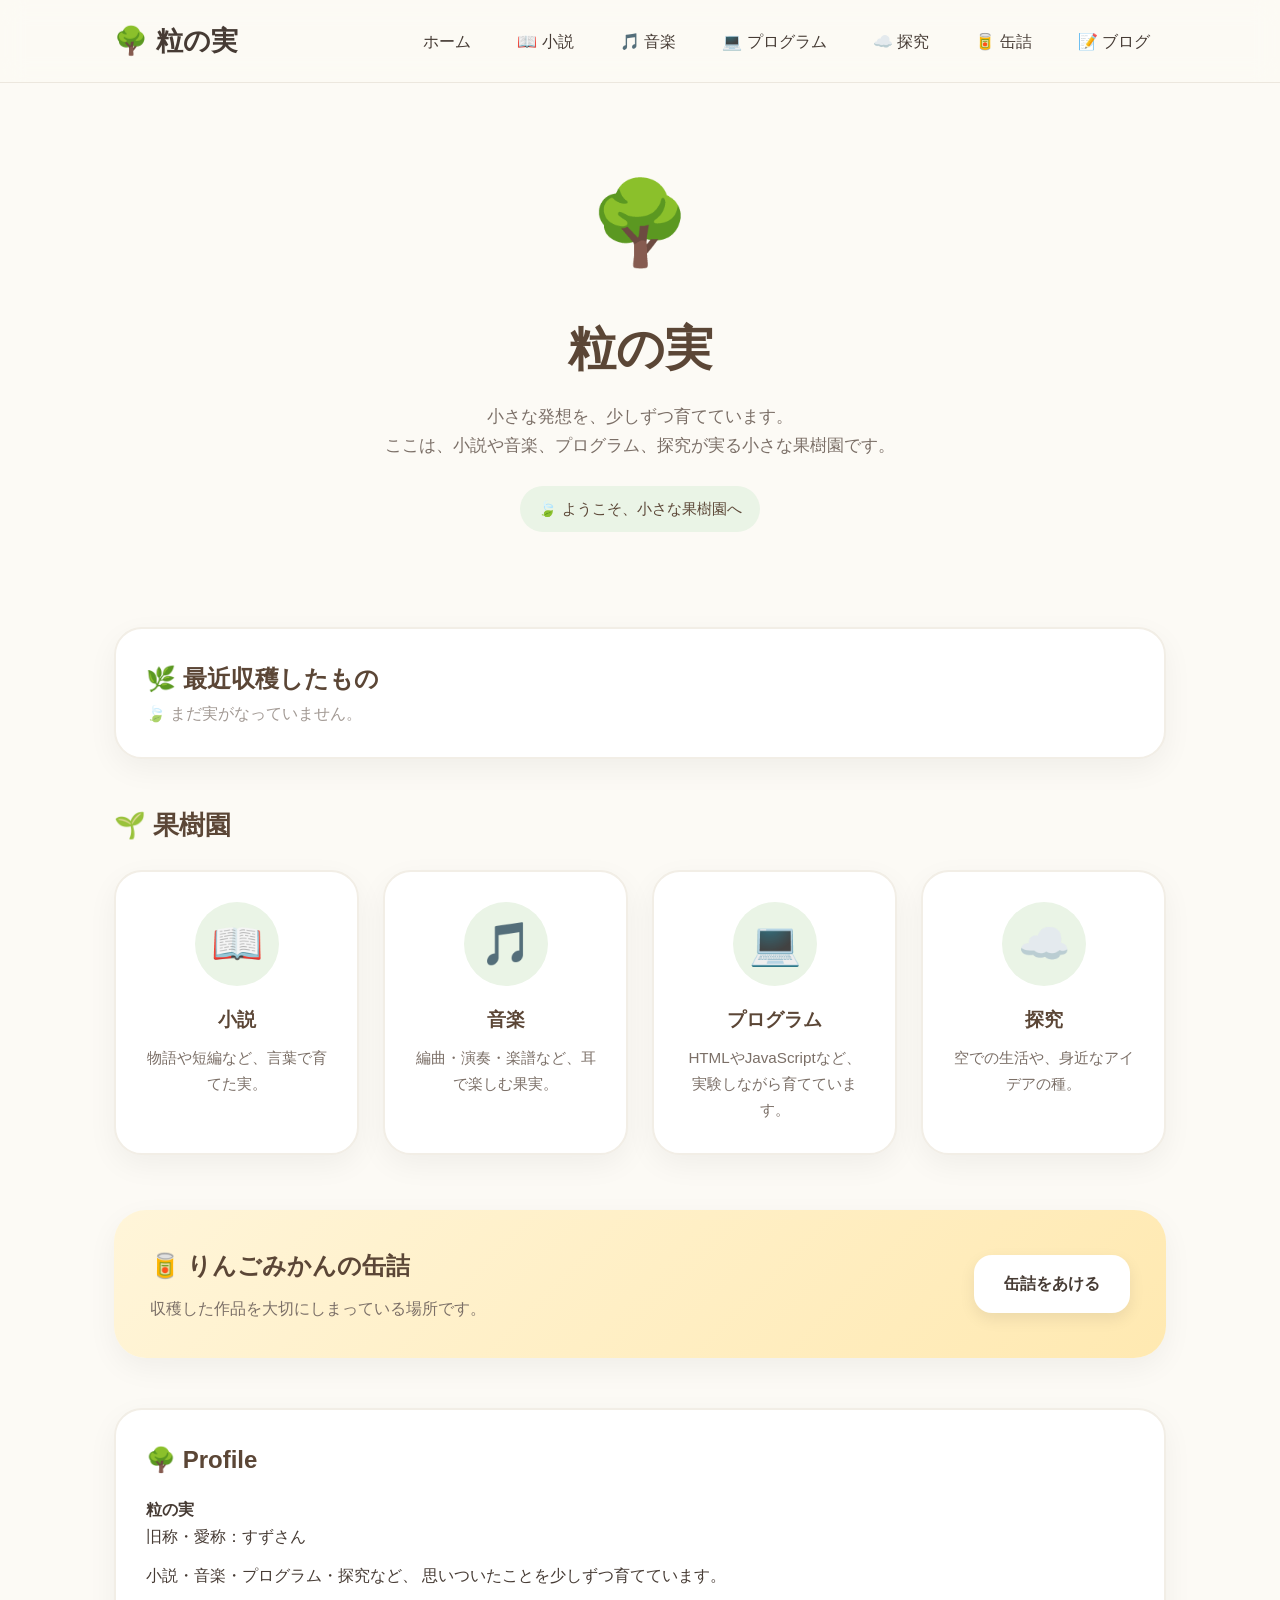
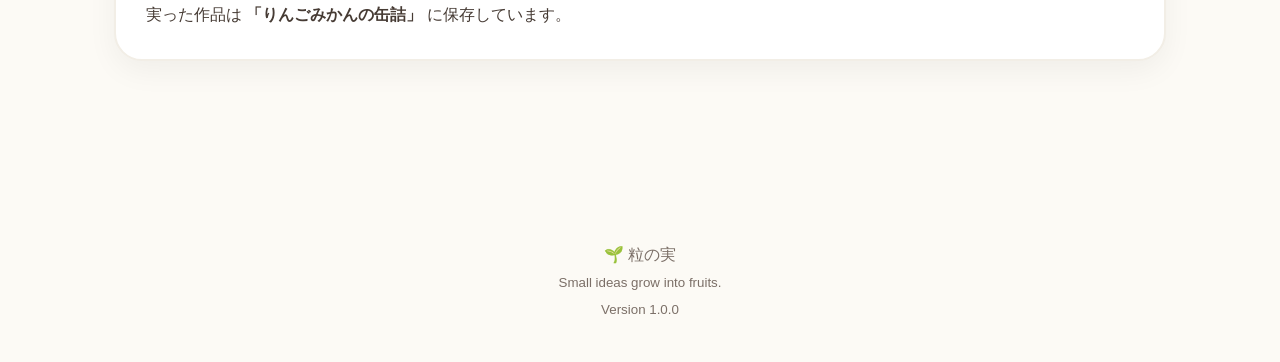
<file: index.html>
<!DOCTYPE html>
<html lang="ja">

<head>

<meta charset="UTF-8">
<meta name="viewport" content="width=device-width,initial-scale=1.0">

<title>粒の実</title>

<meta
name="description"
content="小さな発想を、少しずつ育てています。小説・音楽・プログラム・探究をまとめた小さな果樹園です。">

<link rel="stylesheet" href="css/style.css">

</head>

<body>

<header>

<div class="nav">

<a href="index.html" class="logo">

🌳 粒の実

</a>

<nav class="menu">

<a href="index.html">

ホーム

</a>

<a href="novel/">

📖 小説

</a>

<a href="music/">

🎵 音楽

</a>

<a href="program/">

💻 プログラム

</a>

<a href="explore/">

☁️ 探究

</a>

<a href="archive/">

🥫 缶詰

</a>

  <a href="blog/">

📝 ブログ

</a>


</nav>

</div>

</header>

<main>

<section class="hero">

<div class="tree">

🌳

</div>

<h1>

粒の実

</h1>

<p>

小さな発想を、少しずつ育てています。<br>

ここは、小説や音楽、プログラム、探究が実る小さな果樹園です。

</p>

<div class="tag">

🍃 ようこそ、小さな果樹園へ

</div>

</section>

<div class="container">

<!-- 最近収穫したもの -->

<section class="recent featured">

<h2>

🌿 最近収穫したもの

</h2>

<div id="recent">

<div class="loading">

果樹園を歩いています...

</div>

</div>

</section>

<!-- 果樹園 -->

<section>

<h2 class="section-title">

🌱 果樹園

</h2>

<div class="grid">

<a class="card" href="novel/">

<div class="icon">

📖

</div>

<h3>

小説

</h3>

<p>

物語や短編など、言葉で育てた実。

</p>

</a>

<a class="card" href="music/">

<div class="icon">

🎵

</div>

<h3>

音楽

</h3>

<p>

編曲・演奏・楽譜など、耳で楽しむ果実。

</p>

</a>

<a class="card" href="program/">

<div class="icon">

💻

</div>

<h3>

プログラム

</h3>

<p>

HTMLやJavaScriptなど、実験しながら育てています。

</p>

</a>

<a class="card" href="explore/">

<div class="icon">

☁️

</div>

<h3>

探究

</h3>

<p>

空での生活や、身近なアイデアの種。

</p>

</a>

</div>

</section>

<!-- 缶詰 -->

<section class="archive">

<div>

<h2>

🥫 りんごみかんの缶詰

</h2>

<p>

収穫した作品を大切にしまっている場所です。

</p>

</div>

<a class="archiveButton" href="archive/">

缶詰をあける

</a>

</section>

<!-- プロフィール -->

<section class="profile">

<h2>

🌳 Profile

</h2>

<p>

<strong>

粒の実

</strong>

<br>

旧称・愛称：すずさん

</p>

<p>

小説・音楽・プログラム・探究など、

思いついたことを少しずつ育てています。

</p>

<p>

実った作品は

<strong>

「りんごみかんの缶詰」

</strong>

に保存しています。

</p>

</section>

</div>

</main>

<footer>

<div>

🌱 粒の実

</div>

<small>

Small ideas grow into fruits.

</small>

<br>

<small>

Version 1.0.0

</small>

</footer>

<script src="js/config.js"></script>
<script src="js/api.js"></script>
<script src="js/home.js"></script>

</body>

</html>
</file>
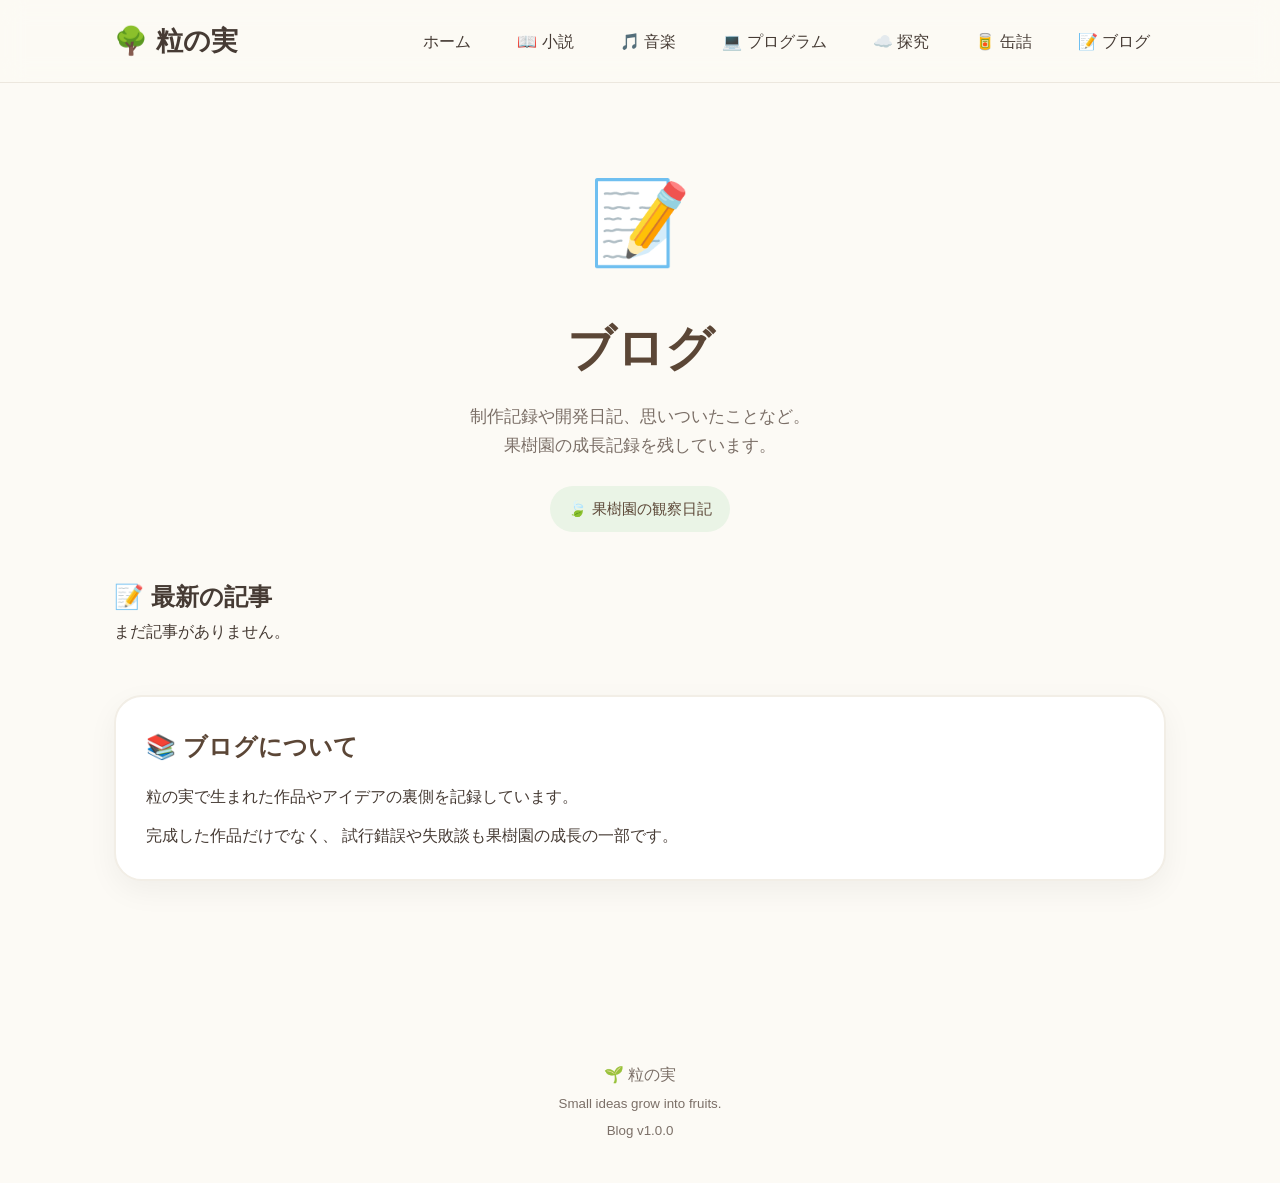
<file: blog/index.html>
<!DOCTYPE html>
<html lang="ja">

<head>

<meta charset="UTF-8">
<meta name="viewport" content="width=device-width,initial-scale=1.0">

<title>ブログ | 粒の実</title>

<meta
name="description"
content="粒の実のブログ。制作記録や思いつき、開発日記などをまとめています。">

<link rel="stylesheet" href="../css/style.css">

</head>

<body>

<header>

<div class="nav">

<a href="../index.html" class="logo">

🌳 粒の実

</a>

<nav class="menu">

<a href="../index.html">

ホーム

</a>

<a href="../novel/">

📖 小説

</a>

<a href="../music/">

🎵 音楽

</a>

<a href="../program/">

💻 プログラム

</a>

<a href="../explore/">

☁️ 探究

</a>

<a href="../archive/">

🥫 缶詰

</a>

<a href="./">

📝 ブログ

</a>

</nav>

</div>

</header>

<main>

<section class="hero">

<div class="tree">

📝

</div>

<h1>

ブログ

</h1>

<p>

制作記録や開発日記、思いついたことなど。<br>

果樹園の成長記録を残しています。

</p>

<div class="tag">

🍃 果樹園の観察日記

</div>

</section>

<div class="container">

<section>

<h2>

📝 最新の記事

</h2>

<div id="blogList">

<div class="loading">

記事を読んでいます...

</div>

</div>

</section>

<section class="profile">

<h2>

📚 ブログについて

</h2>

<p>

粒の実で生まれた作品やアイデアの裏側を記録しています。

</p>

<p>

完成した作品だけでなく、

試行錯誤や失敗談も果樹園の成長の一部です。

</p>

</section>

</div>

</main>

<footer>

<div>

🌱 粒の実

</div>

<small>

Small ideas grow into fruits.

</small>

<br>

<small>

Blog v1.0.0

</small>

</footer>

<script src="../js/config.js"></script>
<script src="../js/api.js"></script>
<script src="blog.js"></script>

</body>

</html>
</file>
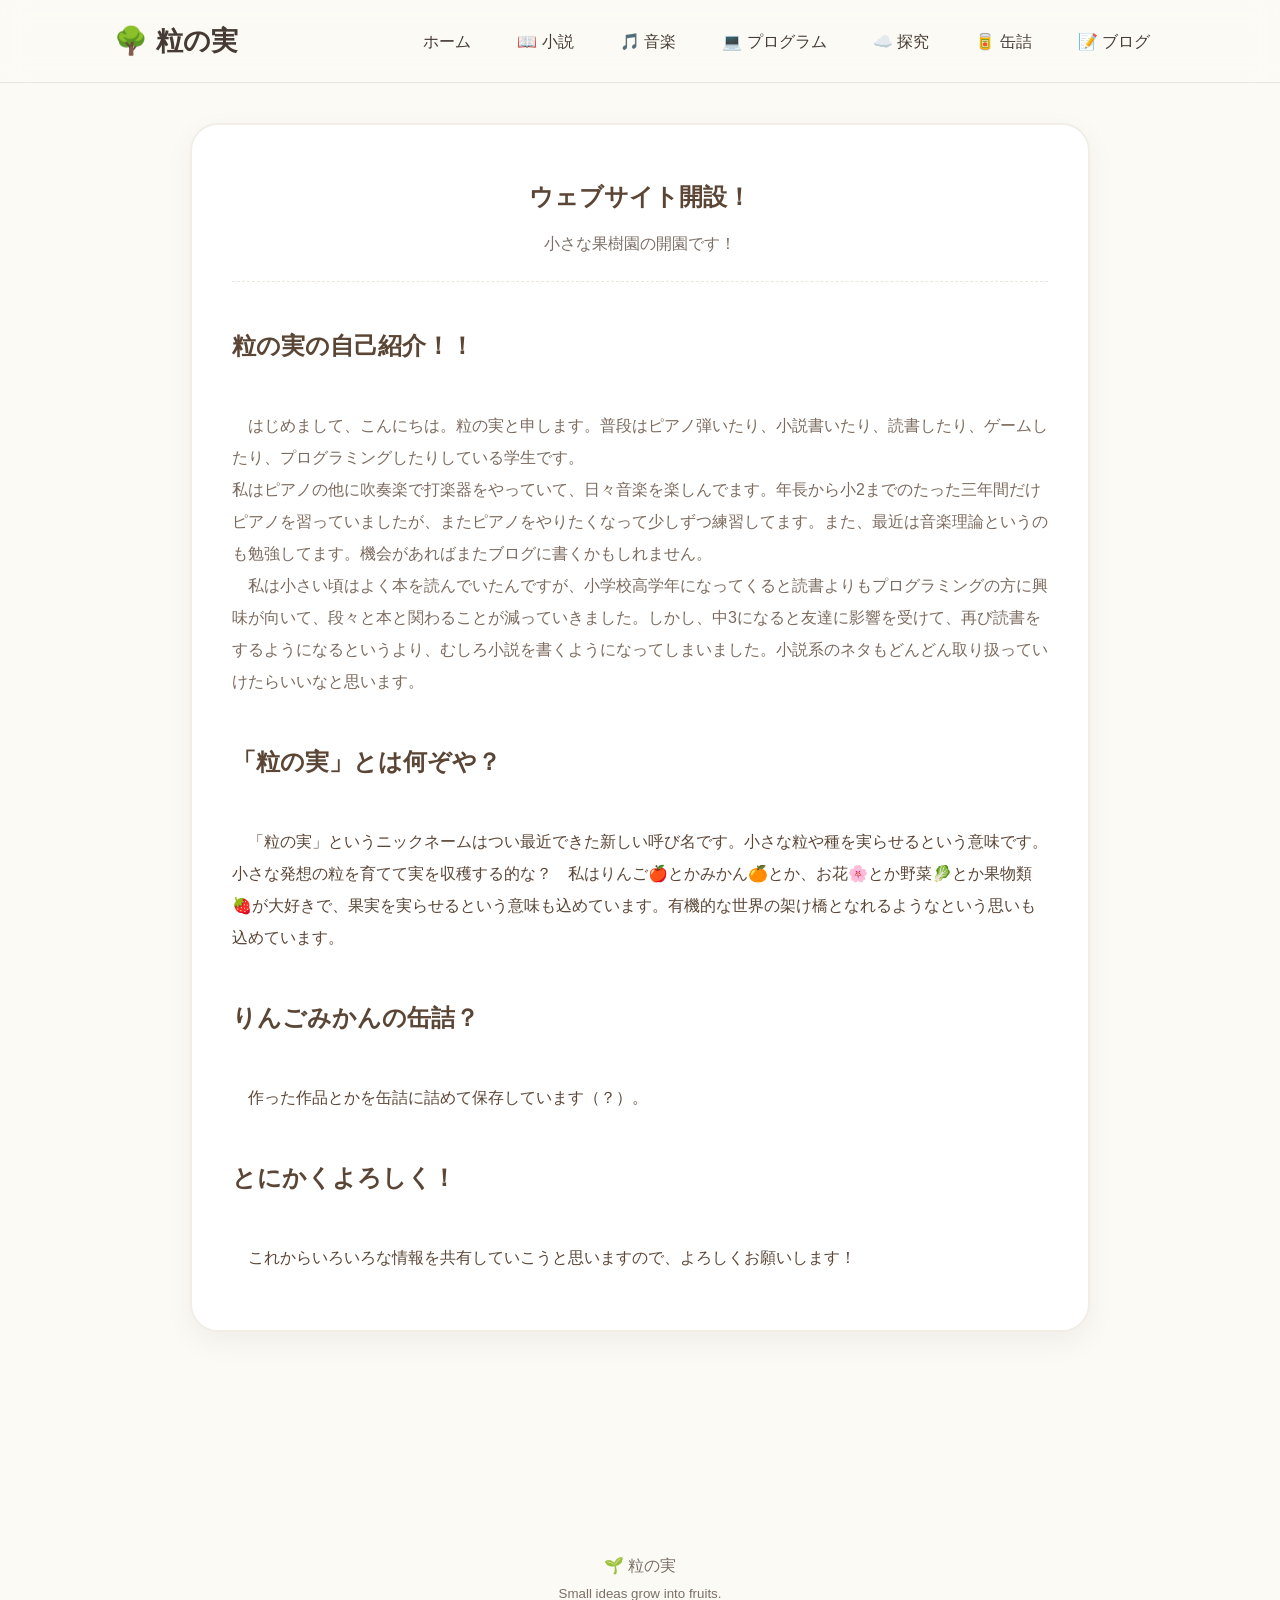
<file: blog/opening/index.html>
<!DOCTYPE html>
<html lang="ja">

<head>

<meta charset="UTF-8">

<meta
name="viewport"
content="width=device-width,initial-scale=1.0">

<title>ウェブサイト開設！ | 粒の実</title>

<meta
name="description"
content="小さな果樹園の開園です！">

<link
rel="stylesheet"
href="../../css/style.css">

</head>

<body>

<header>

<div class="nav">

<a
href="../../index.html"
class="logo">

🌳 粒の実

</a>

<nav class="menu">

<a href="../../index.html">ホーム</a>
<a href="../../novel/">📖 小説</a>
<a href="../../music/">🎵 音楽</a>
<a href="../../program/">💻 プログラム</a>
<a href="../../explore/">☁️ 探究</a>
<a href="../../archive/">🥫 缶詰</a>
<a href="../">📝 ブログ</a>

</nav>

</div>

</header>

<main>

<div class="container">

<article class="blogArticle">

<div class="blogHeader">

<div class="blogIcon">



</div>

<h1>

ウェブサイト開設！

</h1>

<p>

小さな果樹園の開園です！

</p>

</div>

<div class="blogContent">



<h1 style="box-sizing: border-box; margin-bottom: 8px; font-family: &quot;Yu Gothic&quot;, sans-serif;">粒の実の自己紹介！！</h1><h1><p style="box-sizing: border-box; font-family: &quot;Yu Gothic&quot;, sans-serif; font-size: medium; font-weight: 400;">　はじめまして、こんにちは。粒の実と申します。普段はピアノ弾いたり、小説書いたり、読書したり、ゲームしたり、プログラミングしたりしている学生です。<br style="box-sizing: border-box;">私はピアノの他に吹奏楽で打楽器をやっていて、日々音楽を楽しんでます。年長から小2までのたった三年間だけピアノを習っていましたが、またピアノをやりたくなって少しずつ練習してます。また、最近は音楽理論というのも勉強してます。機会があればまたブログに書くかもしれません。<br style="box-sizing: border-box;">　私は小さい頃はよく本を読んでいたんですが、小学校高学年になってくると読書よりもプログラミングの方に興味が向いて、段々と本と関わることが減っていきました。しかし、中3になると友達に影響を受けて、再び読書をするようになるというより、むしろ小説を書くようになってしまいました。小説系のネタもどんどん取り扱っていけたらいいなと思います。<br style="box-sizing: border-box;"></p></h1><h1 style="box-sizing: border-box; margin-bottom: 8px; font-family: &quot;Yu Gothic&quot;, sans-serif;">「粒の実」とは何ぞや？</h1><h1><div style="box-sizing: border-box; font-family: &quot;Yu Gothic&quot;, sans-serif; font-size: medium; font-weight: 400;">　「粒の実」というニックネームはつい最近できた新しい呼び名です。小さな粒や種を実らせるという意味です。小さな発想の粒を育てて実を収穫する的な？　私はりんご🍎とかみかん🍊とか、お花🌸とか野菜🥬とか果物類🍓が大好きで、果実を実らせるという意味も込めています。有機的な世界の架け橋となれるようなという思いも込めています。</div></h1><h1 style="box-sizing: border-box; margin-bottom: 8px; font-family: &quot;Yu Gothic&quot;, sans-serif;">りんごみかんの缶詰？</h1><h1><div style="box-sizing: border-box; font-family: &quot;Yu Gothic&quot;, sans-serif; font-size: medium; font-weight: 400;">　作った作品とかを缶詰に詰めて保存しています（？）。</div></h1><h1 style="box-sizing: border-box; margin-bottom: 8px; font-family: &quot;Yu Gothic&quot;, sans-serif;">とにかくよろしく！</h1><h1><div style="box-sizing: border-box; font-family: &quot;Yu Gothic&quot;, sans-serif; font-size: medium; font-weight: 400;">　これからいろいろな情報を共有していこうと思いますので、よろしくお願いします！</div></h1>



</div>

</article>

</div>

</main>

<footer>

<div>

🌱 粒の実

</div>

<small>

Small ideas grow into fruits.

</small>

</footer>

</body>

</html>
</file>
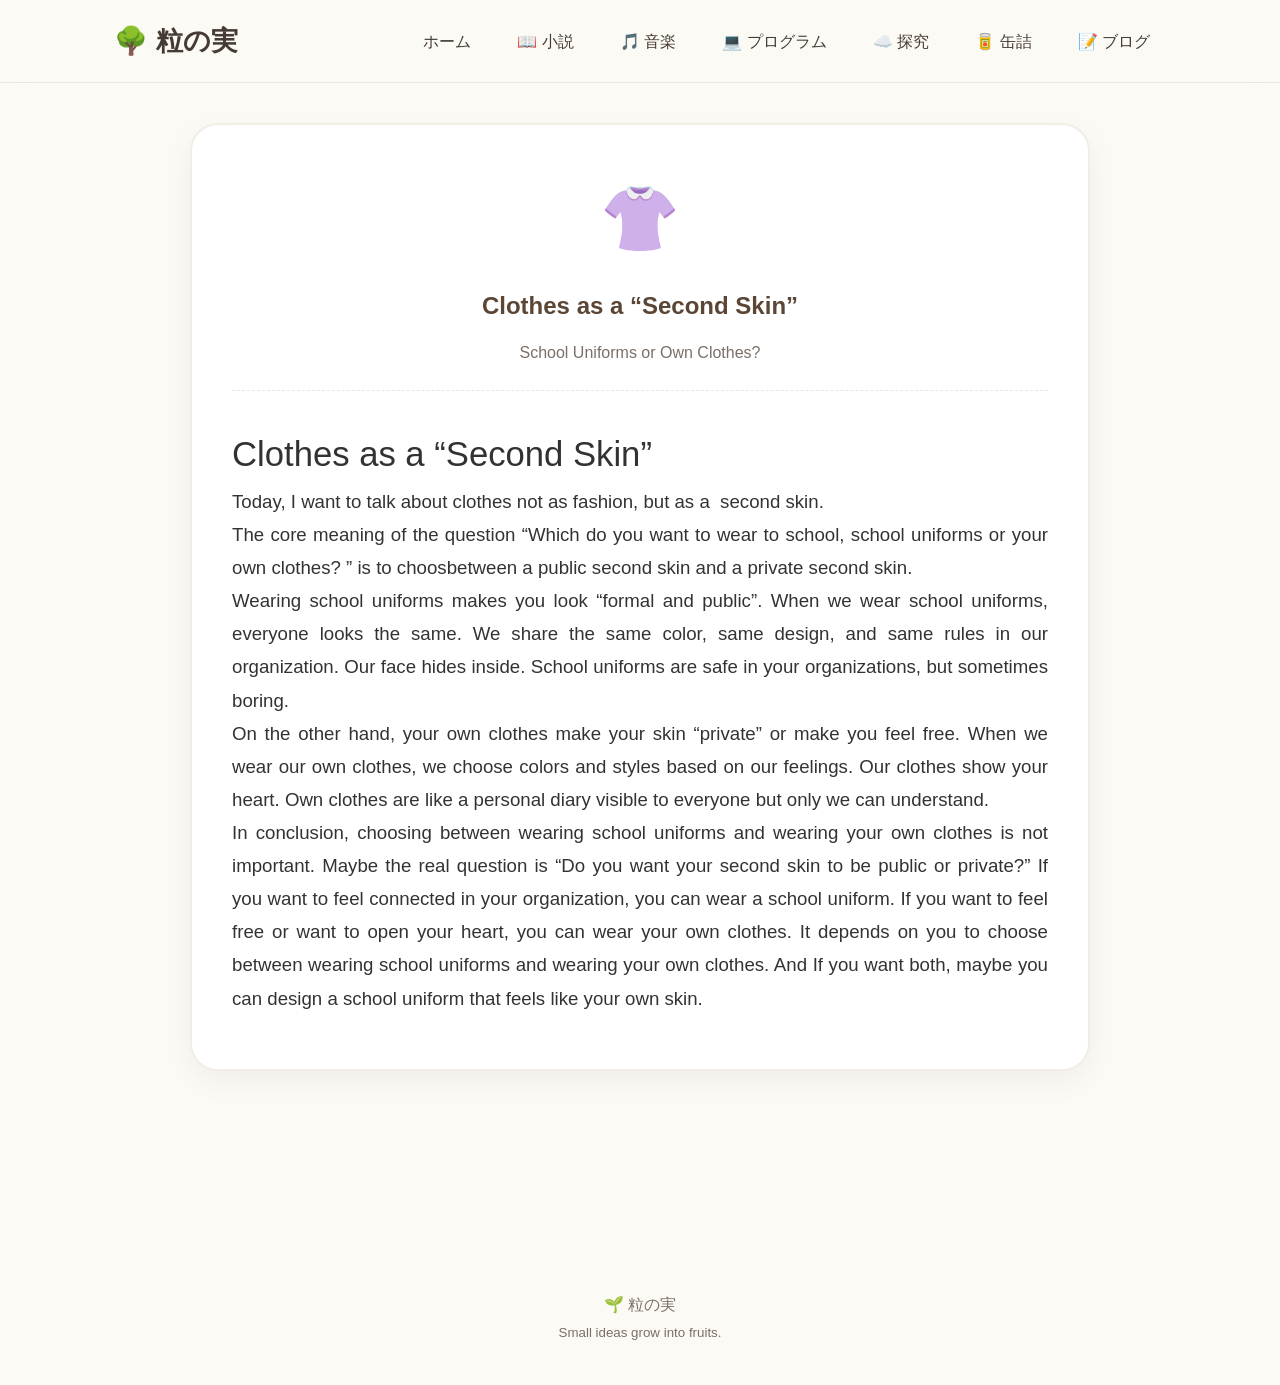
<file: blog/secondskin/index.html>
<!DOCTYPE html>
<html lang="ja">

<head>

<meta charset="UTF-8">

<meta
name="viewport"
content="width=device-width,initial-scale=1.0">

<title>Clothes as a “Second Skin” | 粒の実</title>

<meta
name="description"
content="School Uniforms or Own Clothes?">

<link
rel="stylesheet"
href="../../css/style.css">

</head>

<body>

<header>

<div class="nav">

<a
href="../../index.html"
class="logo">

🌳 粒の実

</a>

<nav class="menu">

<a href="../../index.html">ホーム</a>
<a href="../../novel/">📖 小説</a>
<a href="../../music/">🎵 音楽</a>
<a href="../../program/">💻 プログラム</a>
<a href="../../explore/">☁️ 探究</a>
<a href="../../archive/">🥫 缶詰</a>
<a href="../">📝 ブログ</a>

</nav>

</div>

</header>

<main>

<div class="container">

<article class="blogArticle">

<div class="blogHeader">

<div class="blogIcon">

👚

</div>

<h1>

Clothes as a “Second Skin”

</h1>

<p>

School Uniforms or Own Clothes?

</p>

</div>

<div class="blogContent">



<h1><span style="font-weight:normal;" id="docs-internal-guid-7497de57-7fff-f44f-6b87-c037cf8f2188"><p dir="ltr" style="line-height:1.38;margin-top:0pt;margin-bottom:3pt;"><span style="font-size: 26pt; font-family: Murecho, sans-serif; color: rgb(0, 0, 0); background-color: transparent; font-variant: normal; vertical-align: baseline; white-space: pre-wrap;">Clothes as a “Second Skin”</span></p><p dir="ltr" style="line-height:1.38;text-align: justify;margin-top:0pt;margin-bottom:0pt;"><span style="font-size: 14pt; font-family: &quot;Google Sans&quot;, sans-serif; color: rgb(0, 0, 0); background-color: transparent; font-variant: normal; vertical-align: baseline; white-space: pre-wrap;">Today, I want to talk about clothes not as fashion, but as a&nbsp; second skin.</span></p><p dir="ltr" style="line-height:1.38;text-align: justify;margin-top:0pt;margin-bottom:0pt;"><span style="font-size: 14pt; font-family: &quot;Google Sans&quot;, sans-serif; color: rgb(0, 0, 0); background-color: transparent; font-variant: normal; vertical-align: baseline; white-space: pre-wrap;">The core meaning of the question “Which do you want to wear to school, school uniforms or your own clothes? ” is to choosbetween a public second skin and a private second skin.</span></p><p dir="ltr" style="line-height:1.38;text-align: justify;margin-top:0pt;margin-bottom:0pt;"><span style="font-size: 14pt; font-family: &quot;Google Sans&quot;, sans-serif; color: rgb(0, 0, 0); background-color: transparent; font-variant: normal; vertical-align: baseline; white-space: pre-wrap;">Wearing school uniforms makes you look “formal and public”. When we wear school uniforms, everyone looks the same. We share the same color, same design, and same rules in our organization. Our face hides inside. School uniforms are safe in your organizations, but sometimes boring.</span></p><p dir="ltr" style="line-height:1.38;text-align: justify;margin-top:0pt;margin-bottom:0pt;"><span style="font-size: 14pt; font-family: &quot;Google Sans&quot;, sans-serif; color: rgb(0, 0, 0); background-color: transparent; font-variant: normal; vertical-align: baseline; white-space: pre-wrap;">On the other hand, your own clothes make your skin “private” or make you feel free. When we wear our own clothes, we choose colors and styles based on our feelings. Our clothes show your heart. Own clothes are like a personal diary visible to everyone but only we can understand.</span></p><p dir="ltr" style="line-height:1.38;text-align: justify;margin-top:0pt;margin-bottom:0pt;"><span style="background-color: transparent; color: rgb(0, 0, 0); font-family: &quot;Google Sans&quot;, sans-serif; font-size: 14pt; white-space: pre-wrap;">In conclusion, choosing between wearing school uniforms and wearing your own clothes is not important. Maybe the real question is “Do you want your second skin to be public or private?” If you want to feel connected in your organization, you can wear a school uniform. If you want to feel free or want to open your heart, you can wear your own clothes. It depends on you to choose between wearing school uniforms and wearing your own clothes. And If you want both, maybe you can design a school uniform that feels like your own skin.</span></p></span></h1>



</div>

</article>

</div>

</main>

<footer>

<div>

🌱 粒の実

</div>

<small>

Small ideas grow into fruits.

</small>

</footer>

</body>

</html>
</file>
<file: css/style.css>
:root{

    --bg:#fcfaf5;
    --card:#ffffff;

    --green:#9fc78f;
    --green-light:#eaf4e6;

    --orange:#ffc96b;
    --apple:#ff9b8d;

    --brown:#5b4636;

    --text:#463b34;
    --sub:#7b6f67;

    --border:#ece7de;

    --shadow:
        0 10px 30px rgba(0,0,0,.05);

    --radius:28px;

    --transition:.25s;

    --max-width:1100px;

}

*{

    margin:0;

    padding:0;

    box-sizing:border-box;

}

html{

    scroll-behavior:smooth;

}

body{

    background:var(--bg);

    color:var(--text);

    font-family:

    "Segoe UI",

    "Hiragino Sans",

    "Yu Gothic",

    sans-serif;

    line-height:1.7;

}

img{

    max-width:100%;

    display:block;

}

a{

    color:inherit;

    text-decoration:none;

}

button{

    font:inherit;

}

/* ------------------ Header ------------------ */

header{

    position:sticky;

    top:0;

    z-index:100;

    backdrop-filter:blur(12px);

    background:

    rgba(252,250,245,.82);

    border-bottom:

    1px solid var(--border);

}

.nav{

    max-width:var(--max-width);

    margin:auto;

    display:flex;

    justify-content:space-between;

    align-items:center;

    gap:30px;

    padding:

    18px 24px;

}

.logo{

    font-size:1.7rem;

    font-weight:800;

    transition:var(--transition);

}

.logo:hover{

    transform:scale(1.03);

}

.menu{

    display:flex;

    gap:14px;

    flex-wrap:wrap;

}

.menu a{

    padding:

    8px 16px;

    border-radius:999px;

    transition:var(--transition);

}

.menu a:hover{

    background:

    var(--green-light);

}

/* ------------------ Hero ------------------ */

.hero{

    max-width:var(--max-width);

    margin:auto;

    text-align:center;

    padding:

    70px 24px 45px;

}

.tree{

    font-size:82px;

    display:inline-block;

    animation:

    sway 6s ease-in-out infinite;

    transform-origin:

    bottom center;

}

@keyframes sway{

    0%,100%{

        transform:

        rotate(-4deg);

    }

    50%{

        transform:

        rotate(4deg);

    }

}

.hero h1{

    margin-top:15px;

    font-size:3rem;

    color:var(--brown);

}

.hero p{

    margin-top:14px;

    color:var(--sub);

    font-size:1.05rem;

}

.tag{

    display:inline-block;

    margin-top:26px;

    padding:

    10px 18px;

    background:

    var(--green-light);

    color:

    var(--brown);

    border-radius:999px;

    font-size:.95rem;

}

/* ------------------ Layout ------------------ */

.container{

    max-width:var(--max-width);

    margin:auto;

    padding:

    0 24px 70px;

}

.loading{

    color:var(--sub);

    opacity:.7;

}

/* ------------------ Notice ------------------ */

.notice{

    background:

    var(--card);

    border-radius:

    var(--radius);

    padding:

    28px;

    border:

    2px solid #f2eee6;

    box-shadow:

    var(--shadow);

}

.notice h2{

    margin-bottom:14px;

    color:

    var(--brown);

}

/* ------------------ Section ------------------ */

.section-title{

    margin:

    45px 0 22px;

    color:

    var(--brown);

    font-size:1.6rem;

}

/* ------------------ Grid ------------------ */

.grid{

    display:grid;

    grid-template-columns:

    repeat(auto-fit,minmax(240px,1fr));

    gap:24px;

}

/* ------------------ Card ------------------ */

.card{

    background:

    var(--card);

    border-radius:

    var(--radius);

    padding:

    30px;

    border:

    2px solid #f2eee6;

    transition:

    .25s;

    text-align:center;

    box-shadow:

    var(--shadow);

}

.card:hover{

    transform:

    translateY(-8px);

    border-color:

    var(--green);

}

.icon{

    width:84px;

    height:84px;

    margin:auto;

    display:flex;

    justify-content:center;

    align-items:center;

    border-radius:50%;

    background:

    var(--green-light);

    font-size:42px;

    transition:.25s;

}

.card:hover .icon{

    transform:

    scale(1.08)

    rotate(4deg);

}

.card h3{

    margin-top:18px;

    color:

    var(--brown);

}

.card p{

    margin-top:10px;

    color:

    var(--sub);

    font-size:.95rem;

}

/* ------------------ Archive ------------------ */

.archive{

    margin-top:55px;

    display:flex;

    justify-content:space-between;

    align-items:center;

    gap:30px;

    flex-wrap:wrap;

    padding:36px;

    border-radius:32px;

    background:

    linear-gradient(

    135deg,

    #fff5d9,

    #ffe9b1

    );

    box-shadow:

    var(--shadow);

}

.archive h2{

    color:

    var(--brown);

}

.archive p{

    margin-top:8px;

    color:

    var(--sub);

}

.archiveButton{

    display:inline-block;

    padding:

    15px 30px;

    background:white;

    border-radius:18px;

    font-weight:bold;

    transition:.2s;

    box-shadow:

    0 6px 16px

    rgba(0,0,0,.08);

}

.archiveButton:hover{

    transform:

    translateY(-3px);

}

/* ------------------ Recent ------------------ */

.recent{

    margin-top:50px;

    background:white;

    border-radius:28px;

    padding:30px;

    border:2px solid #f2eee6;

    box-shadow:

    var(--shadow);

}

.recent h2{

    color:var(--brown);

}

.item{

    display:flex;

    gap:14px;

    align-items:flex-start;

    padding:16px 0;

    border-bottom:

    1px dashed #ece7de;

}

.item:last-child{

    border:none;

}

.itemIcon{

    font-size:1.4rem;

}

.itemTitle{

    font-weight:700;

}

.itemDate{

    font-size:.82rem;

    color:var(--sub);

}

/* ------------------ Profile ------------------ */

.profile{

    margin-top:50px;

    background:white;

    border-radius:28px;

    padding:30px;

    border:2px solid #f2eee6;

    box-shadow:var(--shadow);

}

.profile h2{

    margin-bottom:15px;

    color:var(--brown);

}

.profile p{

    margin-top:12px;

}

/* ------------------ Footer ------------------ */

footer{

    margin-top:70px;

    padding:40px;

    text-align:center;

    color:var(--sub);

}

/* ------------------ Animation ------------------ */

.fadeIn{

    animation:

    fadeIn .6s ease;

}

@keyframes fadeIn{

    from{

        opacity:0;

        transform:

        translateY(12px);

    }

    to{

        opacity:1;

        transform:

        translateY(0);

    }

}

/* ------------------ Scrollbar ------------------ */

::-webkit-scrollbar{

    width:10px;

}

::-webkit-scrollbar-track{

    background:#f5f2ec;

}

::-webkit-scrollbar-thumb{

    background:#d7d0c5;

    border-radius:999px;

}

::-webkit-scrollbar-thumb:hover{

    background:#bfb6a7;

}

/* ------------------ Responsive ------------------ */

@media(max-width:900px){

    .hero{

        padding:

        50px 20px 30px;

    }

    .hero h1{

        font-size:2.5rem;

    }

    .archive{

        flex-direction:column;

        text-align:center;

    }

    .nav{

        flex-direction:column;

        gap:18px;

    }

    .menu{

        justify-content:center;

    }

}

@media(max-width:600px){

    .grid{

        grid-template-columns:1fr;

    }

    .tree{

        font-size:68px;

    }

    .hero h1{

        font-size:2.2rem;

    }

    .notice,

    .recent,

    .profile{

        padding:22px;

    }

    .archive{

        padding:28px;

    }

    .card{

        padding:26px;

    }

}

.blogItem{

    display:flex;

    gap:16px;

    align-items:center;

    padding:20px;

    margin-bottom:16px;

    background:white;

    border-radius:20px;

    text-decoration:none;

    color:inherit;

    transition:0.2s;

}

.blogItem:hover{

    transform:translateY(-2px);

}

.blogIcon{

    font-size:2rem;

    flex-shrink:0;

}

.blogContent h3{

    margin:0 0 8px;

}

.blogContent p{

    margin:0 0 8px;

    opacity:0.8;

}

.blogContent small{

    opacity:0.6;

}

/* ==========================
   Blog Article
========================== */

.blogArticle{

    max-width:900px;

    margin:40px auto;

    padding:40px;

    background:white;

    border-radius:28px;

    border:2px solid #f2eee6;

    box-shadow:var(--shadow);

}

.blogHeader{

    text-align:center;

    margin-bottom:40px;

    padding-bottom:24px;

    border-bottom:1px dashed var(--border);

}

.blogHeader .blogIcon{

    font-size:4rem;

    margin-bottom:12px;

}

.blogHeader h1{

    margin:0;

    color:var(--brown);

}

.blogHeader p{

    margin-top:12px;

    color:var(--sub);

}

.blogContent{

    line-height:2;

}

.blogContent h1{

    margin-top:40px;

    margin-bottom:16px;

    color:var(--brown);

}

.blogContent h2{

    margin-top:32px;

    margin-bottom:12px;

    color:var(--brown);

}

.blogContent p{

    margin:16px 0;

}

.blogContent img{

    display:block;

    margin:24px auto;

    border-radius:20px;

    max-width:100%;

}

.blogContent video{

    width:100%;

    border-radius:20px;

    margin:24px 0;

}

.blogContent audio{

    width:100%;

    margin:24px 0;

}
</file>
